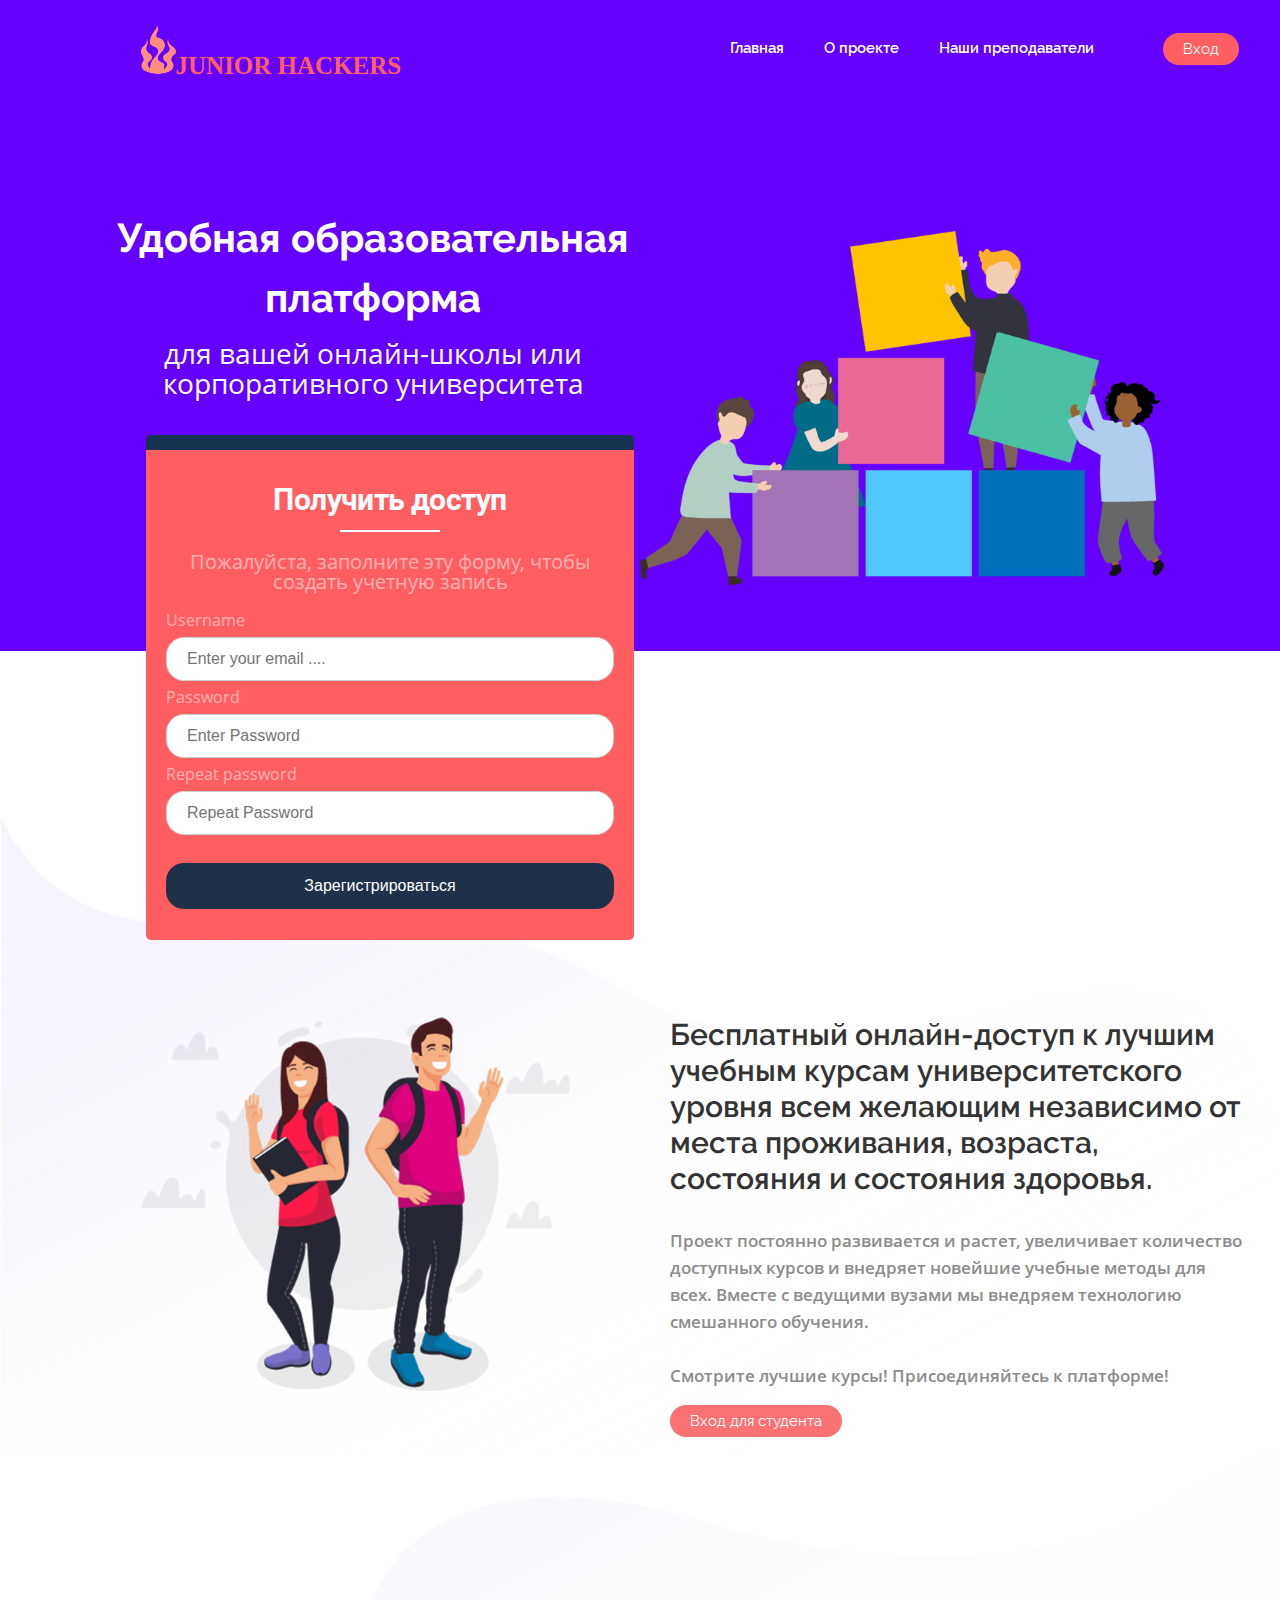
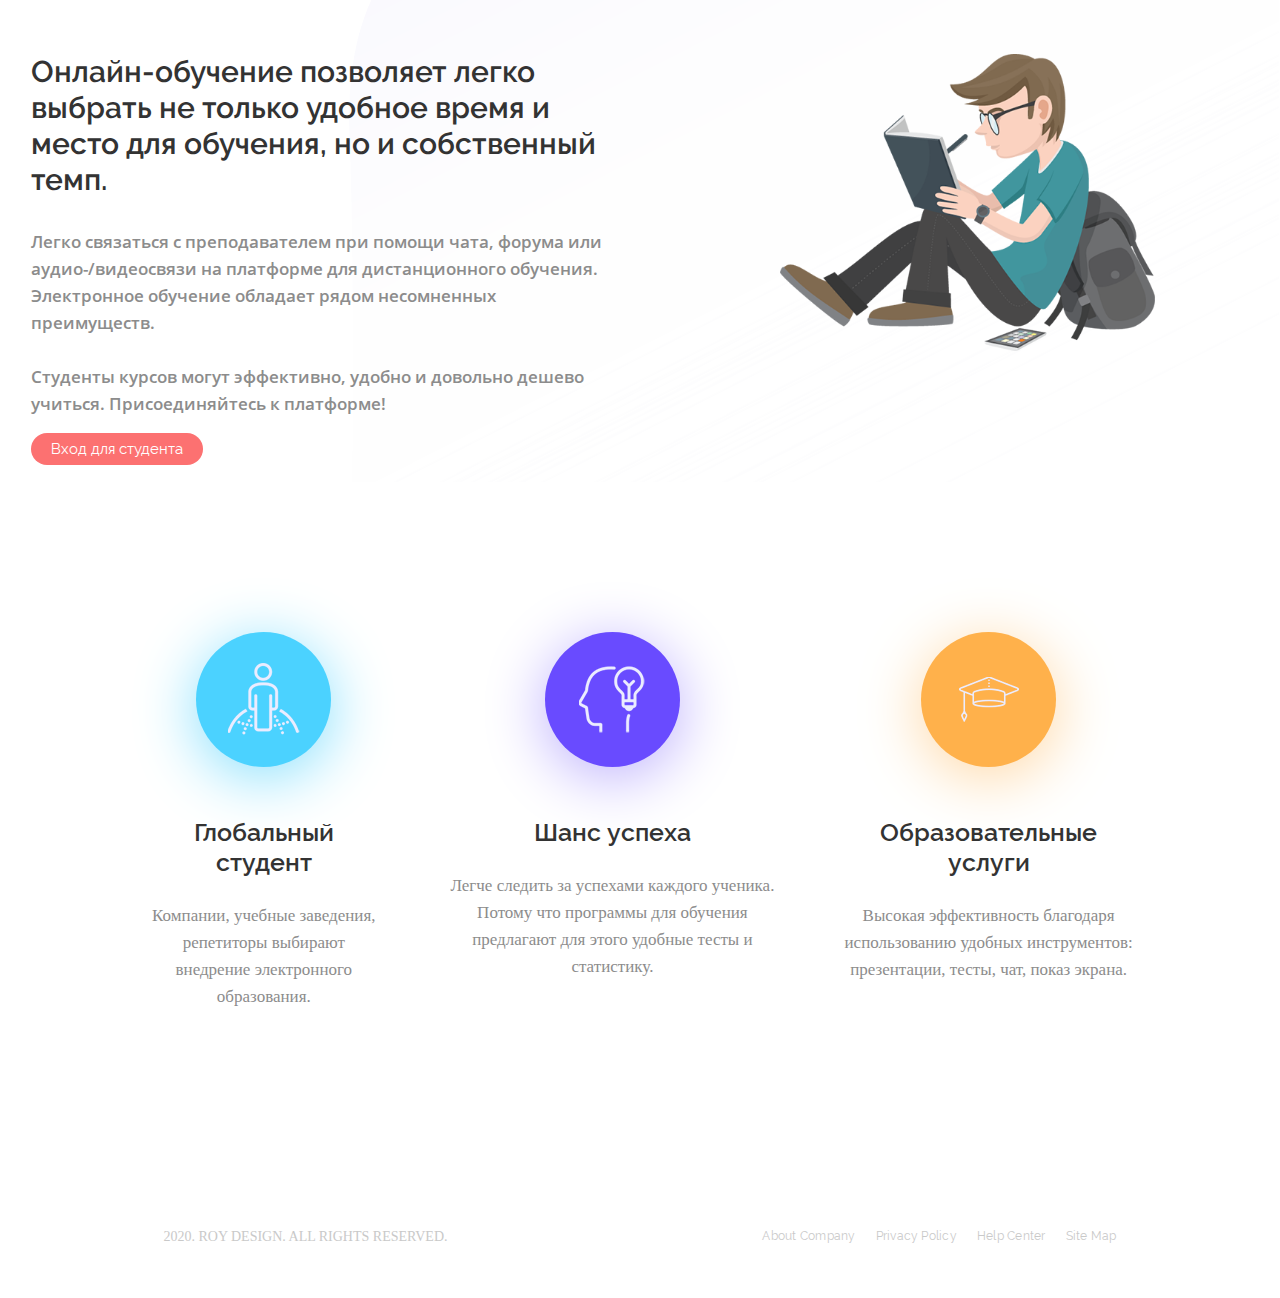
<file: index.html>
<!DOCTYPE html>
<html lang="ru">

<head>
    <meta charset="UTF-8">
    <meta name="viewport" content="width=device-width, initial-scale=1.0">
    <title>Junior Hackers</title>
    <link rel="stylesheet" href="https://use.fontawesome.com/releases/v5.7.2/css/all.css"
        integrity="sha384-fnmOCqbTlWIlj8LyTjo7mOUStjsKC4pOpQbqyi7RrhN7udi9RwhKkMHpvLbHG9Sr" crossorigin="anonymous">
    <link rel="stylesheet" href="css/reset.css">
    <link rel="stylesheet" href="css/main.css">
    <link rel="stylesheet" href="css/vxod.css">
    <link rel="shortcut icon" href="img/favicon.ico" type="image/x-icon">
</head>

<body>
    <!--HEADER-->
    <header class="header">
        <div class="container">
            <nav class="nav">
                <div class="logo">
                    <img src="img/logo.png" alt="" class="logo__img">
                    <div class="logo__title">Junior hackers</div>
                </div>
                <div class="menu">
                    <div class="menu__item"><a href="" class="menu__link">Главная</a></div>
                    <div class="menu__item"><a href="#about" class="menu__link">О проекте</a></div>
                    <div class="menu__item"><a href="#teacher" class="menu__link">Наши преподаватели</a></div>
                </div>

                <div class="sign__item">
                    <button onclick="document.getElementById('id01').style.display='block'" style="width:auto;"
                        class="header__btn">Вход</button>
                    <div id="id01" class="modal">
                        <form class="modal-content animate" action="pages/admin.html">
                            <div class="imgcontainer">
                                <span onclick="document.getElementById('id01').style.display='none'" class="close"
                                    title="Close Modal">×</span>
                                <img src="img/img_avatar2.png" alt="Avatar" class="avatar">
                            </div>
                            <div class="container">
                                <label for="uname"><b>Username</b></label>
                                <input type="text" placeholder="Enter Username" name="uname" required>

                                <label for="psw"><b>Password</b></label>
                                <input type="password" placeholder="Enter Password" name="psw" required>

                                <button type="submit">Войти</button>
                            </div>

                            <div class="container" style="background-color:#f1f1f1">
                                <button type="button" onclick="document.getElementById('id01').style.display='none'"
                                    class="cancelbtn">Отмена</button>
                                <span class="psw">Забыли <a href="#">пароль?</a></span>
                            </div>
                        </form>
                    </div>
                </div>
            </nav>
            <div class="intro">
                <div class="intro__item">
                    <div class="intro__title">Удобная образовательная платформа
                        <p class="intro__subtitle">для вашей
                            онлайн-школы или корпоративного университета</p>
                    </div>
                </div>
                <div class="intro__item">
                    <div class="intro__icon">
                        <img src="img/intro-img.png" alt="" class="intro__img">
                    </div>
                </div>
            </div>
            <div class="simple">
                <div class="simple__title">Получить доступ</div>
                <div class="simple__border"></div>
                <div class="simple__subtitle">Пожалуйста, заполните эту форму, чтобы создать учетную запись</div>

                <form action="pages/admin.html">
                    <label class="label" for="email"><b>Username</b></label>
                    <input class="simple__input" type="text" name="email" placeholder="Enter your email ....">

                    <label class="label" for="psw"><b>Password</b></label>
                    <input class="simple__input" type="password" name="psw" placeholder="Enter Password">

                    <label class="label" for="psw-repeat"><b>Repeat password</b></label>
                    <input class="simple__input" type="password" name="psw-repeat" placeholder="Repeat Password">

                    <button class="simple__btn">Зарегистрироваться
                        <i class="far fa-paper-plane simple__plane"></i></button>
                </form>
            </div>
        </div>
    </header>
    <!--END HEADER-->
    <!--MAIN-->
    <main>
        <div class="container">
            <!--project-->
            <div class="project">
                <div class="project__item">
                    <div class="project__img">
                        <img src="img/project2.png" alt="" id="pr-img">
                    </div>
                </div>
                <div class="project__item">
                    <div class="project__title" id="about">Бесплатный онлайн-доступ к лучшим учебным курсам
                        университетского уровня всем желающим независимо от места проживания,
                        возраста, состояния и состояния здоровья.</div>
                    <div class="project__subtitle">Проект постоянно развивается и растет, увеличивает
                        количество доступных курсов и внедряет новейшие учебные методы для всех.
                        Вместе с ведущими вузами мы внедряем технологию смешанного обучения.
                        <br>
                        <br>
                        Смотрите лучшие курсы! Присоединяйтесь к платформе!</div>
                    <div class="project__btn">
                        <a href="pages/user.html" class="btn">Вход для студента</a>
                    </div>
                </div>
            </div>
            <!--project2-->
            <div class="project-2">
                <div class="project__item">
                    <div class="project__title">Онлайн-обучение позволяет легко выбрать не только удобное время
                        и место для обучения, но и собственный темп.</div>
                    <div class="project__subtitle">Легко связаться с преподавателем при помощи чата,
                        форума или аудио-/видеосвязи на платформе для дистанционного обучения. Электронное
                        обучение обладает рядом несомненных преимуществ.
                        <br>
                        <br>
                        Студенты курсов могут эффективно, удобно и довольно дешево учиться.
                        Присоединяйтесь к платформе!</div>
                    <div class="project__btn">
                        <a href="pages/user.html" class="btn">Вход для студента</a>
                    </div>
                </div>
                <div class="project__item">
                    <div class="project__img">
                        <img src="img/project-2-2.png" alt="" id="pr-img">
                    </div>
                </div>
            </div>
            <!--icons-->
            <div class="icons" id="teacher">
                <div class="icons__item">
                    <div class="icons__img-1">
                        <img src="img/icons1.png" alt="" id="ic-img">
                    </div>
                    <div class="icons__title">Глобальный студент</div>
                    <div class="icons__subtitle">Компании, учебные заведения,
                        репетиторы выбирают внедрение электронного образования.</div>
                </div>
                <div class="icons__item">
                    <div class="icons__img-2">
                        <img src="img/icons2.png" alt="" id="ic-img">
                    </div>
                    <div class="icons__title">Шанс успеха</div>
                    <div class="icons__subtitle">Легче следить за успехами каждого ученика.
                        Потому что программы для обучения предлагают для этого удобные тесты и
                        статистику.</div>
                </div>
                <div class="icons__item">
                    <div class="icons__img-3">
                        <img src="img/icons3.png" alt="" id="ic-img">
                    </div>
                    <div class="icons__title">Образовательные услуги</div>
                    <div class="icons__subtitle">Высокая эффективность благодаря использованию
                        удобных инструментов: презентации, тесты, чат,
                        показ экрана.</div>
                </div>
            </div>
        </div>
    </main>
    <!--END MAIN-->
    <!--FOOTER-->
    <footer>
        <div class="container">
            <div class="footer">
                <div class="copyright"><i class="far fa-copyright"></i> 2020. Roy Design. All Rights Reserved.</div>
                <div class="footer-menu">
                    <div class="footer-menu__item"><a href="" class="footer-menu__link">About Company</a></div>
                    <div class="footer-menu__item"><a href="" class="footer-menu__link">Privacy Policy</a></div>
                    <div class="footer-menu__item"><a href="" class="footer-menu__link">Help Center</a></div>
                    <div class="footer-menu__item"><a href="" class="footer-menu__link">Site Map</a></div>
                </div>
            </div>
        </div>
    </footer>

    <script>
        // Get the modal
        var modal = document.getElementById('id01');

        // When the user clicks anywhere outside of the modal, close it
        window.onclick = function (event) {
            if (event.target == modal) {
                modal.style.display = "none";
            }
        }
    </script>
    <script src="js/jquery-3.3.1.min.js"></script>
    <script src="js/script.js"></script>
</body>

</html>
</file>
<file: css/main.css>
@font-face {
    font-family: 'Raleway Regular';
    src: url('../fonts/Raleway-Regular.eot');
    src: url('../fonts/Raleway-Regular.eot?#iefix') format('embedded-opentype'),
        url('../fonts/Raleway-Regular.woff') format('woff'),
        url('../fonts/Raleway-Regular.ttf') format('truetype');
    font-weight: normal;
    font-style: normal;
}

@font-face {
    font-family: 'Raleway Medium';
    src: url('../fonts/Raleway-Medium.eot');
    src: url('../fonts/Raleway-Medium.eot?#iefix') format('embedded-opentype'),
        url('../fonts/Raleway-Medium.woff') format('woff'),
        url('../fonts/Raleway-Medium.ttf') format('truetype');
    font-weight: normal;
    font-style: normal;
}

@font-face {
    font-family: 'Raleway Semibold';
    src: url('../fonts/Raleway-SemiBold.eot');
    src: url('../fonts/Raleway-SemiBold.eot?#iefix') format('embedded-opentype'),
        url('../fonts/Raleway-SemiBold.woff') format('woff'),
        url('../fonts/Raleway-SemiBold.ttf') format('truetype');
    font-weight: normal;
    font-style: normal;
}

@font-face {
    font-family: 'Raleway Bold';
    src: url('../fonts/Raleway-Bold.eot');
    src: url('../fonts/Raleway-Bold.eot?#iefix') format('embedded-opentype'),
        url('../fonts/Raleway-Bold.woff') format('woff'),
        url('../fonts/Raleway-Bold.ttf') format('truetype');
    font-weight: normal;
    font-style: normal;
}

@font-face {
    font-family: 'Roboto Bold';
    src: url('../fonts/Roboto-Bold.eot');
    src: url('../fonts/Roboto-Bold.eot?#iefix') format('embedded-opentype'),
        url('../fonts/Roboto-Bold.woff') format('woff'),
        url('../fonts/Roboto-Bold.ttf') format('truetype');
    font-weight: normal;
    font-style: normal;
}

@font-face {
    font-family: 'Open Sans Regular';
    src: url('../fonts/OpenSans-Regular.eot');
    src: url('../fonts/OpenSans-Regular.eot?#iefix') format('embedded-opentype'),
        url('../fonts/OpenSans-Regular.woff') format('woff'),
        url('../fonts/OpenSans-Regular.ttf') format('truetype');
    font-weight: normal;
    font-style: normal;
}

@font-face {
    font-family: 'Open Sans Semibold';
    src: url('../fonts/OpenSans-SemiBold.eot');
    src: url('../fonts/OpenSans-SemiBold.eot?#iefix') format('embedded-opentype'),
        url('../fonts/OpenSans-SemiBold.woff') format('woff'),
        url('../fonts/OpenSans-SemiBold.ttf') format('truetype');
    font-weight: normal;
    font-style: normal;
}

.header{
    background-color: #6500ff;
    margin: 0 auto;
    max-width: 100%;
    height: auto;
}

.container {
    margin: 0 auto;
    max-width: 100%;
    height: auto;  
}

.btn {
    padding: 7px 20px;
    border-radius: 20px;
    font-family: 'Raleway Regular';
    font-size: 15px;
    line-height: 65px;
    font-weight: 400;
    color: #ffffff;
    text-decoration: none;
    background-color: #fc7171;
}
.btn:hover{
    color: #6500ff;
    background-color: #ffa0a5;
}
.header__btn {
    padding: 7px 20px;
    border-radius: 20px;
    font-family: 'Raleway Regular';
    font-size: 15px;
    font-weight: 400;
    color: #ffffff;
    text-decoration: none;
    background-color: #ff5f60;
}

/*NAV*/
.nav {
    display: flex;
    justify-content: space-around;
    align-items: center;
}

.logo {
    display: flex;
    align-items: center;
    margin-left: 100px;
}

.logo__img {
    color: #ff5f60;
}

.logo__title {
    font-family: 'Roboto';
    font-size: 25px;
    font-weight: 700;
    text-transform: uppercase;
    color: #ff5f60;
    margin-top: 33px;
}

.menu {
    display: flex;
    justify-content: space-between;
    align-items: center;
    margin-left: 250px;
}

.menu__item {
    margin-left: 20px;
}

.menu__link {
    font-family: 'Raleway Semibold';
    font-size: 15px;
    line-height: 65px;
    color: #ffffff;
    text-decoration: none;
    padding: 7px 10px;
}
.menu__link:hover{
    background-color: #ff5f60;
    padding: 7px 10px;
    border-radius: 20px;
    color: #6500ff;
    transition: 0.5s;
}
.menu__link:active{
    color: #280a55;
    opacity: 0.8;
}

.sign__item {
    margin-left: 10px;
}

/*INTRO*/
.intro {
    display: flex;
    align-items: center;
}

.intro__item {
    width: 50%;
}

.intro__title {
    font-family: 'Raleway Bold';
    font-size: 40px;
    line-height: 60px;
    font-weight: 700px;
    color: #ffffff;
    text-align: center;
    margin-left: 90px;
	margin-bottom: 100px;
}

.intro__subtitle {
    font-family: 'Open Sans Regular';
    font-size: 28px;
    line-height: 30px;   
    color: #ffffff;
    text-align: center;
    padding: 10px 0;	
}

.intro__icon {
    margin-top: 150px;
    margin-right: 100px;
    margin-bottom: 50px;
}

.intro__img {
    width: 100%;
}
/*SIMPLE*/
.simple {
    position: absolute;
    padding: 20px;
    background-color: #ff5f60;
    height: 450px;
    width: 35%;
    margin-top: -200px;
    margin-left: 130px;
    border-top: 15px solid #183251;
    border-radius: 5px;
}

.simple__title{
    font-family: 'Roboto Bold';
    text-align: center;
    margin-top: 20px;
    font-size: 30px;
    line-height: 20px;
    font-weight: 400;
    letter-spacing: -0.02em;
    color: #ffffff;
}

.simple__border{
    content: "";
    width: 100px;
    height: 2px;
    background-color: #ffffff;
    margin: 20px auto;
}

.simple__subtitle{
    opacity: 0.5;
    font-family: 'Open Sans Regular';
    text-align: center;
    margin: 20px 0;
    font-size: 20px;
    color: #ffffff;
}

.label {
	opacity: 0.5;
	font-family: 'Open Sans Regular';
    color: #ffffff;
}
	
.simple__input{
    width: 95%;
    padding: 10px;
	margin: 10px 0;	
    background-color: #ffffff;
    border-radius: 18px;
    border: none;
}

.simple__btn{
    width: 100%; 
	margin: 20px 0;
    background-color: #1f3148;
	color: #ffffff; 
    border-radius: 18px;
    border: none;

}
.simple__plane{
    color: #ffffff;
	margin: 0 10px;	
}
/*MAIN*/

/*project*/
.project{
    display: flex;
    background: url('../img/project1.png') no-repeat;
    -webkit-background-size: cover;
    background-size: cover;
    margin-left: -15px;
    margin-top: 150px;
    margin-right: -15px;
}

.project__item{
    margin-top: 150px;
    width: 50%;
}
.project__img{
    position: absolute;
    margin-top: 50px;
    margin-left: 140px;
}
#pr-img{
    width: 75%;
    height: auto;
}
.project__title{
    font-family: 'Raleway Semibold';
    margin-top: 50px;
    text-align: left;
    font-size: 30px;
    line-height: 1.2;
    font-weight: 600;
    color: #333333;
    padding: 0 30px;
}

.project__subtitle{
    font-family: 'Open Sans Semibold';
    margin-top: 30px;
    text-align: left;
    font-size: 17px;
    line-height: 27px;
    font-weight: 400;
    color: #8c8c8c;
    padding: 0 30px;
}

.project__btn{
    margin-left: 30px;
}

.project-2{
    display: flex;
    background: no-repeat right 5% url('../img/project-2-1.png');
    margin-left: -15px;
    margin-right: -15px;
}

/*icons*/
.icons{
    display: flex;
    margin: 150px 100px;
}

.icons__item{
    text-align: center;
    margin: 0 30px;
}

.icons__img-1{
    width: 135px;
    height: 135px;
    background-color: #4bd2ff;
    box-shadow: 0px 10px 62px 0px #85dffd;    
    border-radius: 50%;
    display: flex;
    margin: 0 auto;
}

.icons__img-2{
    width: 135px;
    height: 135px;
    background-color: #694bff;
    box-shadow: 0px 10px 62px 0px #bbaefd;   
    border-radius: 50%;
    display: flex;
    margin: 0 auto;
}

.icons__img-3{
    width: 135px;
    height: 135px;
    background-color: #ffb14b;
    box-shadow: 0px 10px 62px 0px #ffd7a3;    
    border-radius: 50%;
    display: flex;
    margin: 0 auto;
}

#ic-img{
 margin: auto;
}

.icons__title{
    font-family: 'Raleway Semibold';
    font-size: 25px;
    line-height: 1.2;
    font-weight: 600;
    color: #333333;
    margin-top: 50px;
}

.icons__subtitle{
    font-family: 'Roboto';
    font-size: 17px;
    line-height: 27px;
    font-weight: 400;
    color: #8c8c8c;
    margin-top: 25px;
}    

/*FOOTER*/
.footer{
    display: flex;
    align-items: center;
    justify-content: space-around;
    margin: 30px auto;
}

.copyright{
    font-family: 'Roboto';
    font-size: 14px;
    line-height: 30px;
    font-weight: 400;
    text-transform: uppercase;
    color: #c9c9c9;
}

.footer-menu {
    display: flex;
    justify-content: space-around;
    align-items: center;
}

.footer-menu__item {
    margin-left: 20px;
}

.footer-menu__link {
    font-family: 'Raleway Regular';
    font-size: 12px;
    line-height: 25px;
    letter-spacing: 0.02em;
    color: #c9c9c9;
    text-decoration: none;
}
/*MEDIA*/
@media (max-width: 1240px){
    .intro__title{
        font-size: 35px;
        line-height: 40px;
        margin-left: 115px;
    }
    .intro__img {
        margin-left: 30px;
    }
}
@media (max-width: 1110px){
    .menu{
        margin-left: 100px;
    }
    .intro__title{
        line-height: 31px;
        margin-left: 143px;
    }
    .intro__subtitle {
        font-size: 25px;
        line-height: 30px;
    }
    .intro__img {
        margin-left: 40px;
    }
}
@media (max-width: 990px){
    .intro__title{
        margin-bottom: 150px;
        margin-left: 8px;
    }
    .icons {
        margin: 150px 2px;
    }
    .icons__item {
        margin: 0px 15px;
    }
    .project__img {
        margin-left: 0px;
    }
    .simple{
        margin-top: -183px;
        margin-left: 52px;
    }
}
@media (max-width: 960px){
    .menu {
        margin-left: 20px;
    }
    .intro__img {
        margin-left: 70px;
    }
    .intro__title {
        margin-bottom: 100px;
    }
    .logo {
        margin-left: 20px;
    }
}   
@media (max-width: 900px){
    .simple {
        margin-top: -130px;
        margin-left: 70px;
        height: 400px;
        width: 30%;
    }
    .simple__title{
        margin-top: 0px;
        font-size: 25px;
    }
    .simple__subtitle{
        font-size: 14px;
        margin: 10px 0;
    }
    .project__title{
        font-size: 20px;
    }
    .project__subtitle{
        font-size: 15px;
    }
    .project__item {
        margin-top: 100px;
    }
}
@media (max-width: 800px){
    .menu {
        margin-left: 0px;
    }
    .simple {
        margin-left: 50px;
    }
    .menu__item {
        margin-left: 0px;
    }
}
@media (max-width: 775px){
    .intro{
        flex-wrap: wrap;
    }
    .intro__item {
    width: 100%;
    }
    .intro__title{
        margin-top: 50px;
    }
    .intro__img {
        margin-left: 0px;
    }
    .intro__icon {
        margin-top: -60px;
        margin-right: 0px;
        margin-bottom: 0px;
    }
    .simple {
        margin-left: 23%;
        margin-top: -130px;
        width: 47%;
    }
}
@media (max-width: 720px){
.menu{
    display: none;
}
}
@media (max-width: 690px){
    .simple {
        margin-left: 20%;
    }
    .project{
        flex-wrap: wrap;
    }
    .project__item {
        width: 100%;
    }
    .project__img {
        position: relative;
        margin-top: 50px;
        margin-left: 140px;
    }
    .project__title{
        text-align: center;
        margin-top: 0px;
    }
    .project__subtitle{
    text-align: center;
    }
    .project__btn {
        margin-left: 36%;
    }
    .project-2{
        flex-wrap: wrap-reverse;
        margin-top: -100px;
    }
    .icons {
        margin: 35px 2px;
    }
    .icons:last-child{
        margin-right: -16px;
    }
    .icons__title {
        font-size: 20px;
    }
    .icons__subtitle{
        font-size: 13px;
        margin-top: 10px;
    }
    .footer{
        flex-wrap: wrap-reverse;
    }
    .copyright{
        margin-top: 20px;
    }
}
@media (max-width: 550px){
    #pr-img {
        width: 100%;
        height: auto;
        margin-left: -69px;
        margin-top: 25px;
    }
    .simple {
        margin-left: 10%;
        margin-top: -100px;
        width: 66%;
    }
    .icons{
        flex-wrap: wrap;
    }
    .project__btn {
        margin-left: 35%;
    }
    .icons__item {
        margin-left: 0px;
    }
}
@media (max-width: 500px){
    .project__btn {
        margin-left: 34%;
    }
}
@media (max-width: 460px){
    .logo {
        margin-left: 0px;
    }
    .project__btn {
        margin-left: 30%;
    }
}
@media (max-width: 414px){
    .footer-menu{
        display: block;
    }
    .footer-menu__item {
            margin-left: 0px;
            text-align: center;
    }
    .footer-menu__link {
            font-size: 20px;
            line-height: 35px;
    }
}   
@media (max-width: 360px){
    .logo__title {
        font-size: 20px;
    }
    .simple {
        margin-left: -2%;
        margin-top: 3px;
        width: 85%;
    }
    .project__img {
        position: relative;
        margin-top: 197px;
        margin-left: 0px;
    }
    #pr-img {
        width: 100%;
        margin-left: 0px;
    }
    .project__title {
        margin-top: -80px;
    }
    .project__btn {
        margin-left: 24%;
    }
    .project-2 {
        margin-top: -272px;
    }
    .icons__item {
        margin: 10px 15px;
    }
    .icons:last-child {
        margin-right: 0px;
    }
}
@media (max-width: 330px){
    .logo__title {
        font-size: 15px;
    }
    .intro__title{
        font-size: 30px;
    }
    .simple {
        width: 85%;
    }
    .simple__title {
        margin-top: -10px;
        font-size: 22px;
    }
    .simple__subtitle {
        margin: 0px 0;
    }
    .project__btn {
        margin-left: 24%;
    }
    .simple {
        width: 70%;
        margin: 0 13px;
    }
    .copyright {
        text-align: center;
    }
}
@media (max-width: 280px){
    .intro__title {
        font-size: 23px;
    }
    .intro__subtitle {
        font-size: 20px;
        line-height: 21px;
    }
    .simple {
        margin: 0 7px;
    }
    .project__btn {
        margin-left: 19%;
    }
}
@media (max-width: 240px){
    .simple {
        margin: 0 0px;
    }
    .simple__border{
        margin: 9px auto;
    }
    .project__title {
        font-size: 15px;
        padding: 0 20px;
    }
    .project__subtitle {
        font-size: 11px;
        line-height: 23px;
        padding: 0 20px;
    }
    .project__btn {
        margin-left: 15%;
    }
    .simple__btn{
        font-size: 14px;
    }

}
</file>
<file: css/vxod.css>
input[type=text], input[type=password] {
    width: 100%;
    padding: 12px 20px;
    margin: 8px 0;
    display: inline-block;
    border: 1px solid #ccc;
    box-sizing: border-box;
}

button {
    background-color: #ff5f60;
    color: white;
    padding: 14px 20px;
    margin: 8px 0;
    border: none;
    cursor: pointer;
    width: 100%;
}

button:hover {
    opacity: 0.8;
}

.cancelbtn {
    width: auto;
    padding: 10px 18px;
    background-color: #f44336;
}

.imgcontainer {
    text-align: center;
    margin: 24px 0 12px 0;
    position: relative;
}

img.avatar {
    width: 40%;
    border-radius: 50%;
}

.container {
    padding: 16px;
}

span.psw {
    float: right;
    padding-top: 16px;
}

.modal {
    display: none;
    position: fixed; 
    z-index: 1; 
    left: 0;
    top: 0;
    width: 100%; 
    height: 100%; 
    overflow: auto; 
    background-color: rgb(0,0,0); 
    background-color: rgba(0,0,0,0.4); 
    padding-top: 60px;
}

.modal-content {
    background-color: #fefefe;
    margin: 5% auto 15% auto; 
    border: 1px solid #888;
    width: 40%; 
}

.close {
    position: absolute;
    right: 25px;
    top: 0;
    color: #000;
    font-size: 35px;
    font-weight: bold;
}

.close:hover,
.close:focus {
    color: red;
    cursor: pointer;
}

.animate {
    -webkit-animation: animatezoom 0.6s;
    animation: animatezoom 0.6s
}

@-webkit-keyframes animatezoom {
    from {-webkit-transform: scale(0)} 
    to {-webkit-transform: scale(1)}
}
    
@keyframes animatezoom {
    from {transform: scale(0)} 
    to {transform: scale(1)}
}
@media screen and (max-width: 600px){
    .modal {
        padding-top: 10px;
    }
    .modal-content {
        width: 80%; 
    }
}

@media screen and (max-width: 300px) {
    span.psw {
       display: block;
       float: none;
    }
    .cancelbtn {
       width: 100%;
    }
}
</file>
